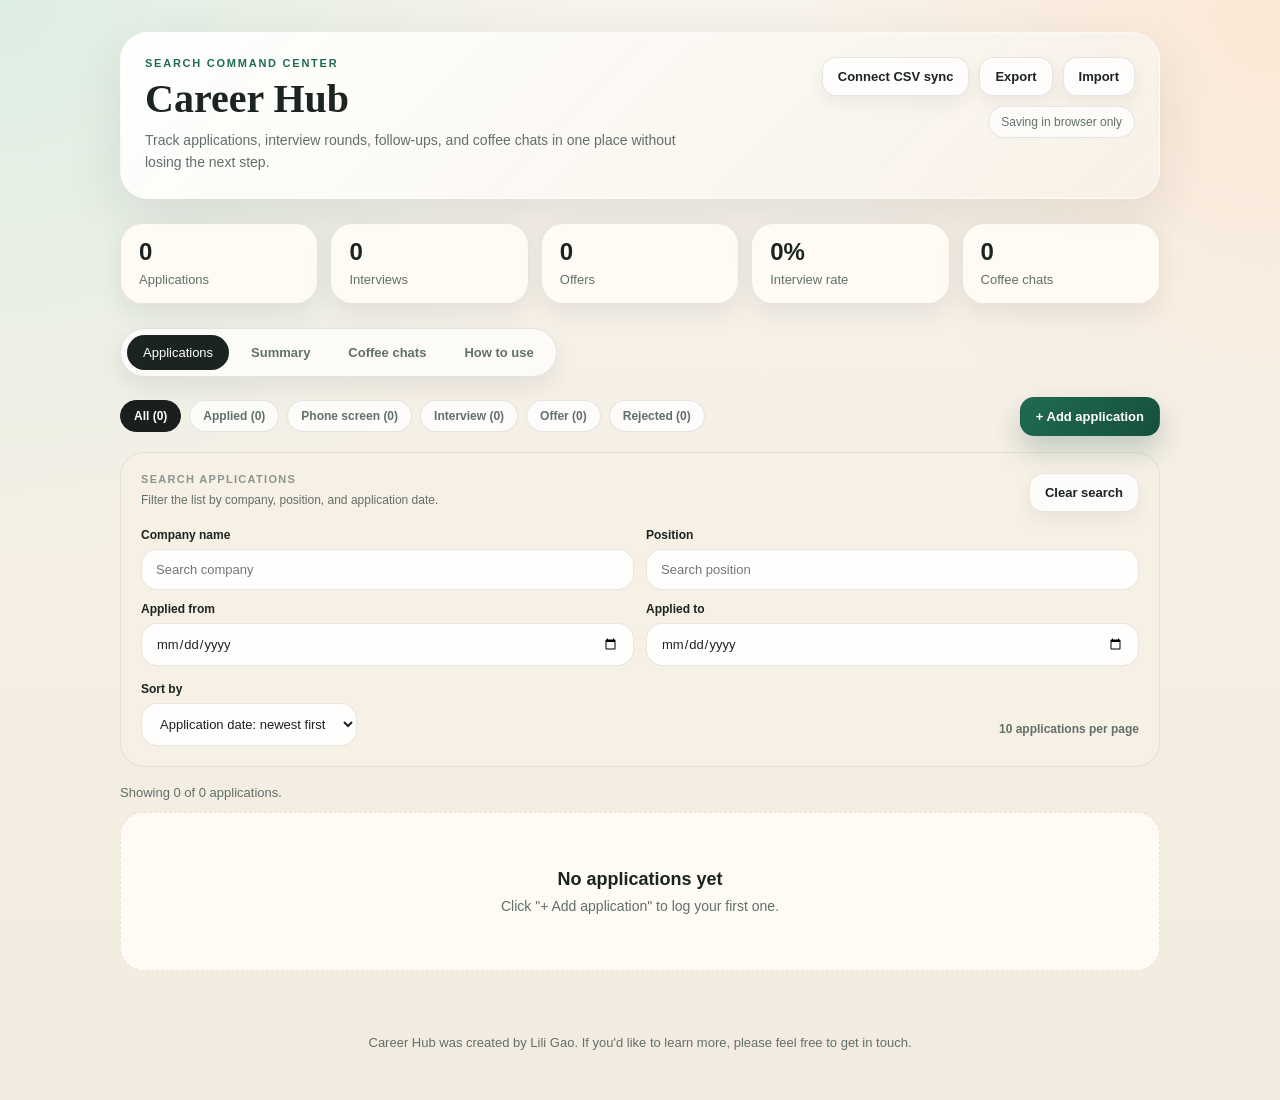
<file: index.html>
<!DOCTYPE html>
<html lang="en">
<head>
  <meta charset="UTF-8">
  <meta http-equiv="refresh" content="0; url=./job-tracker.html">
  <meta name="viewport" content="width=device-width, initial-scale=1.0">
  <title>Career Hub</title>
  <script>
    window.location.replace('./job-tracker.html');
  </script>
</head>
<body>
  <p>Redirecting to <a href="./job-tracker.html">Career Hub</a>...</p>
</body>
</html>
</file>
<file: job-tracker.css>
﻿
*{box-sizing:border-box;margin:0;padding:0}
body{font-family:-apple-system,BlinkMacSystemFont,'Segoe UI',sans-serif;background:#f7f7f5;color:#1a1a1a;min-height:100vh}
.app{max-width:860px;margin:0 auto;padding:2rem 1.25rem}

/* Header */
.header{display:flex;align-items:center;justify-content:space-between;margin-bottom:2rem}
.header h1{font-size:18px;font-weight:600}
.header-right{display:flex;gap:8px;flex-wrap:wrap;justify-content:flex-end;align-items:center}
.sync-status{font-size:12px;padding:6px 10px;border-radius:999px;border:1px solid #e8e8e6;background:#fff;color:#666}
.sync-status.connected{background:#ecfdf5;border-color:#bbf7d0;color:#166534}
.sync-status.syncing{background:#fffbeb;border-color:#fde68a;color:#92400e}
.sync-status.error{background:#fef2f2;border-color:#fecaca;color:#991b1b}

/* Stats bar */
.stats{display:flex;gap:10px;margin-bottom:1.75rem;flex-wrap:wrap}
.stat{background:#fff;border:1px solid #e8e8e6;border-radius:10px;padding:.6rem 1.1rem;font-size:13px;color:#888}
.stat strong{font-size:18px;font-weight:600;color:#1a1a1a;display:block}

/* Filter row */
.filter-row{display:flex;gap:8px;margin-bottom:1.25rem;flex-wrap:wrap}
.filter-pill{font-size:12px;padding:5px 13px;border-radius:20px;border:1px solid #e8e8e6;background:#fff;color:#888;cursor:pointer}
.filter-pill.active{background:#1a1a1a;color:#fff;border-color:#1a1a1a}

/* Application list */
.app-list{display:flex;flex-direction:column;gap:8px}
.app-row{background:#fff;border:1px solid #e8e8e6;border-radius:12px;padding:1rem 1.25rem;display:flex;align-items:center;gap:14px;cursor:pointer;transition:border-color .15s}
.app-row:hover{border-color:#ccc}
.app-row-left{flex:1;min-width:0}
.app-row-company{font-size:14px;font-weight:600;margin-bottom:2px}
.app-row-role{font-size:13px;color:#666}
.app-row-meta{font-size:11px;color:#aaa;margin-top:4px;display:flex;gap:10px;flex-wrap:wrap}
.app-row-right{display:flex;align-items:center;gap:10px;flex-shrink:0}
.status-badge{font-size:11px;padding:3px 10px;border-radius:20px;font-weight:500;white-space:nowrap}
.rounds-mini{font-size:11px;color:#aaa}
.chevron{color:#ccc;font-size:14px}
.empty-state{text-align:center;padding:4rem 2rem;color:#aaa;font-size:14px}
.empty-state strong{display:block;font-size:16px;color:#888;margin-bottom:.5rem}

/* Buttons */
.btn{font-size:13px;padding:7px 15px;border-radius:8px;border:1px solid #e8e8e6;background:#fff;color:#1a1a1a;cursor:pointer}
.btn:hover{background:#f5f5f3}
.btn-primary{background:#1a1a1a;color:#fff;border-color:transparent}
.btn-primary:hover{background:#333}
.btn-danger{color:#dc2626;border:none;background:none;font-size:13px;cursor:pointer;padding:0}
.btn-danger:hover{text-decoration:underline}
.btn-sm{font-size:12px;padding:5px 11px}

/* Modal overlay */
.overlay{display:none;position:fixed;inset:0;background:rgba(0,0,0,.35);z-index:100;align-items:center;justify-content:center;padding:1.5rem}
.overlay.open{display:flex}
.modal{background:#fff;border-radius:16px;width:100%;max-width:520px;max-height:90vh;overflow-y:auto;box-shadow:0 8px 40px rgba(0,0,0,.12)}

/* Modal header */
.modal-header{padding:1.5rem 1.5rem 0;border-bottom:1px solid #f0f0ee;padding-bottom:1rem;position:sticky;top:0;background:#fff;z-index:10}
.modal-company{font-size:18px;font-weight:600;margin-bottom:2px}
.modal-role{font-size:14px;color:#666;margin-bottom:.75rem}

/* Status selector â€” big clickable pills */
.status-row{display:flex;gap:6px;flex-wrap:wrap;margin-bottom:0}
.status-opt{font-size:12px;padding:5px 12px;border-radius:20px;border:1.5px solid #e8e8e6;background:#fff;cursor:pointer;font-weight:500;color:#888;transition:all .12s}
.status-opt.active{border-color:transparent}
.status-opt[data-s="Applied"].active{background:#dbeafe;color:#1e40af;border-color:#93c5fd}
.status-opt[data-s="Phone screen"].active{background:#fef3c7;color:#92400e;border-color:#fcd34d}
.status-opt[data-s="Interview"].active{background:#ede9fe;color:#5b21b6;border-color:#c4b5fd}
.status-opt[data-s="Offer"].active{background:#dcfce7;color:#166534;border-color:#86efac}
.status-opt[data-s="Rejected"].active{background:#fee2e2;color:#991b1b;border-color:#fca5a5}

/* Modal body */
.modal-body{padding:1.25rem 1.5rem}
.section-label{font-size:11px;font-weight:600;text-transform:uppercase;letter-spacing:.05em;color:#aaa;margin-bottom:.6rem;margin-top:1.25rem}
.section-label:first-child{margin-top:0}

/* Rounds timeline */
.rounds-list{display:flex;flex-direction:column;gap:6px;margin-bottom:.5rem}
.round-item{display:flex;gap:10px;align-items:flex-start;padding:.65rem .85rem;border-radius:8px;background:#fafaf9;border:1px solid #f0f0ee}
.round-dot{width:8px;height:8px;border-radius:50%;background:#e8e8e6;margin-top:5px;flex-shrink:0}
.round-dot.pass{background:#16a34a}
.round-dot.fail{background:#dc2626}
.round-dot.pending{background:#d97706}
.round-info{flex:1;min-width:0}
.round-type{font-size:13px;font-weight:500}
.round-meta{font-size:11px;color:#aaa;margin-top:2px}
.round-outcome{font-size:11px;padding:2px 7px;border-radius:20px;font-weight:500;flex-shrink:0;margin-top:2px}
.outcome-pass{background:#dcfce7;color:#166534}
.outcome-fail{background:#fee2e2;color:#991b1b}
.outcome-pending{background:#fef3c7;color:#92400e}
.add-round-form{background:#fafaf9;border:1px dashed #e8e8e6;border-radius:8px;padding:.85rem}
.form-row{display:flex;gap:8px;flex-wrap:wrap;margin-bottom:8px}
.form-row:last-child{margin-bottom:0}
.form-row input,.form-row select{flex:1;min-width:120px;font-size:13px;padding:6px 10px;border:1px solid #e8e8e6;border-radius:7px;background:#fff;color:#1a1a1a;outline:none}
.form-row input:focus,.form-row select:focus{border-color:#aaa}

/* Notes */
.notes-field{width:100%;font-size:13px;padding:8px 11px;border:1px solid #e8e8e6;border-radius:8px;background:#fff;color:#1a1a1a;resize:vertical;min-height:72px;outline:none;font-family:inherit}
.notes-field:focus{border-color:#aaa}
.inline-field{width:100%;font-size:13px;padding:7px 11px;border:1px solid #e8e8e6;border-radius:8px;background:#fff;color:#1a1a1a;outline:none;font-family:inherit}
.inline-field:focus{border-color:#aaa}

/* Docs row */
.docs-row{display:flex;gap:8px;flex-direction:column}
.doc-entry{display:flex;gap:6px;align-items:center}
.doc-entry input{flex:1;font-size:12px;padding:6px 10px;border:1px solid #e8e8e6;border-radius:7px;background:#fff;color:#1a1a1a;outline:none}
.doc-entry input:focus{border-color:#aaa}
.doc-label{font-size:11px;color:#888;width:80px;flex-shrink:0}

/* Coffee chats */
.cc-list{display:flex;flex-direction:column;gap:8px}
.cc-card{background:#fff;border:1px solid #e8e8e6;border-radius:12px;padding:1rem 1.25rem;cursor:pointer;transition:border-color .15s}
.cc-card:hover{border-color:#ccc}
.cc-card-top{display:flex;gap:12px;align-items:flex-start;justify-content:space-between}
.cc-avatar{width:36px;height:36px;border-radius:50%;background:#E1F5EE;display:flex;align-items:center;justify-content:center;font-size:13px;font-weight:600;color:#085041;flex-shrink:0}
.cc-info{flex:1}
.cc-name{font-size:14px;font-weight:600}
.cc-sub{font-size:12px;color:#666}
.cc-date{font-size:11px;color:#aaa}
.cc-summary{font-size:12px;color:#555;margin-top:.5rem;line-height:1.55;display:-webkit-box;-webkit-line-clamp:2;-webkit-box-orient:vertical;overflow:hidden}
.cc-footer{display:flex;gap:8px;margin-top:.6rem;flex-wrap:wrap;align-items:center}
.cc-tag{font-size:10px;padding:2px 7px;border-radius:20px;background:#f1f0e8;color:#666;font-weight:500}
.cc-followup{font-size:11px;font-weight:500}

/* Modal footer */
.modal-footer{padding:1rem 1.5rem;border-top:1px solid #f0f0ee;display:flex;justify-content:space-between;align-items:center;position:sticky;bottom:0;background:#fff}

/* Tab switcher */
.view-tabs{display:flex;gap:2px;border-bottom:1px solid #e8e8e6;margin-bottom:1.5rem}
.view-tab{font-size:13px;padding:7px 14px;cursor:pointer;border-bottom:2px solid transparent;color:#888;background:none;border-top:none;border-left:none;border-right:none}
.view-tab.active{border-bottom-color:#1a1a1a;color:#1a1a1a;font-weight:500}

/* Reminder dot on list */
.rem-dot{display:inline-block;width:6px;height:6px;border-radius:50%;margin-right:3px;vertical-align:middle}

@media(max-width:600px){
  .app-row{flex-wrap:wrap}
  .app-row-right{width:100%;justify-content:space-between}
  .stats{gap:6px}
}
/* 2026 refresh */
:root{
  --bg:#f5efe4;
  --surface:rgba(255,252,246,.92);
  --surface-strong:#fffdf8;
  --surface-soft:#f7f0e5;
  --ink:#1b2421;
  --muted:#62706b;
  --muted-soft:#8b9590;
  --border:rgba(27,36,33,.11);
  --border-strong:rgba(27,36,33,.18);
  --accent:#1f6b53;
  --accent-strong:#164f3e;
  --danger:#b64747;
  --shadow:0 18px 55px rgba(31,42,38,.10);
  --shadow-soft:0 10px 24px rgba(31,42,38,.08);
}
body{
  font-family:'Avenir Next','Segoe UI',sans-serif;
  background:
    radial-gradient(circle at top left, rgba(220,238,227,.95), transparent 34%),
    radial-gradient(circle at top right, rgba(255,226,201,.62), transparent 28%),
    linear-gradient(180deg,#f8f3eb 0%,#f2ebdf 100%);
  color:var(--ink);
}
button,input,select,textarea{font:inherit}
button:focus-visible,input:focus-visible,select:focus-visible,textarea:focus-visible{
  outline:2px solid rgba(31,107,83,.24);
  outline-offset:2px;
}
.app{max-width:1080px;padding:32px 20px 40px}
.header{
  align-items:flex-start;
  gap:20px;
  margin-bottom:24px;
  padding:24px;
  border:1px solid rgba(255,255,255,.55);
  border-radius:28px;
  background:linear-gradient(135deg, rgba(255,255,255,.96), rgba(247,241,231,.92));
  box-shadow:var(--shadow);
}
.hero-copy{flex:1;min-width:240px}
.hero-kicker{
  font-size:11px;
  font-weight:700;
  letter-spacing:.16em;
  text-transform:uppercase;
  color:var(--accent);
  margin-bottom:10px;
}
.header h1{
  font-family:'Iowan Old Style','Palatino Linotype',serif;
  font-size:40px;
  line-height:1;
  font-weight:700;
  margin-bottom:10px;
}
.hero-copy p{max-width:560px;font-size:14px;line-height:1.6;color:var(--muted)}
.header-right{
  gap:10px;
  align-items:flex-start;
  max-width:430px;
}
.sync-status{
  padding:8px 12px;
  border:1px solid var(--border);
  background:rgba(255,255,255,.78);
  color:var(--muted);
  box-shadow:inset 0 1px 0 rgba(255,255,255,.7);
}
.sync-status.off{background:rgba(255,255,255,.72)}
.btn{
  font-weight:600;
  padding:11px 15px;
  border-radius:14px;
  border-color:var(--border);
  background:rgba(255,255,255,.8);
  color:var(--ink);
  transition:transform .16s ease,border-color .16s ease,background .16s ease,box-shadow .16s ease;
  box-shadow:0 8px 18px rgba(31,42,38,.06);
}
.btn:hover{
  transform:translateY(-1px);
  border-color:var(--border-strong);
  background:#fff;
}
.btn-primary{
  background:linear-gradient(135deg,var(--accent),var(--accent-strong));
  color:#fff;
  border-color:transparent;
  box-shadow:0 14px 28px rgba(22,79,62,.24);
}
.btn-primary:hover{background:linear-gradient(135deg,#23755a,#1a5a46)}
.btn-danger{
  color:var(--danger);
  box-shadow:none;
}
.btn-danger:hover{background:none;transform:none}
.btn-sm{padding:9px 12px}
.stats{
  display:grid;
  grid-template-columns:repeat(5,minmax(0,1fr));
  gap:12px;
  margin-bottom:24px;
}
.stat{
  background:var(--surface);
  border:1px solid var(--border);
  border-radius:22px;
  padding:16px 18px;
  color:var(--muted);
  box-shadow:var(--shadow-soft);
}
.stat strong{font-size:24px;line-height:1;font-weight:700;color:var(--ink);margin-bottom:8px}
.view-tabs{
  display:inline-flex;
  gap:6px;
  padding:6px;
  border:1px solid var(--border);
  border-radius:999px;
  background:rgba(255,255,255,.72);
  margin-bottom:20px;
  box-shadow:var(--shadow-soft);
}
.view-tab{
  font-weight:600;
  padding:10px 16px;
  border:none;
  border-radius:999px;
  color:var(--muted);
  transition:background .16s ease,color .16s ease,transform .16s ease;
}
.view-tab.active{
  background:var(--ink);
  color:#fff;
  border-bottom-color:transparent;
}
.view-tab:hover{transform:translateY(-1px)}
.toolbar{
  display:flex;
  justify-content:space-between;
  align-items:center;
  gap:16px;
  margin-bottom:16px;
}
.toolbar-end{justify-content:flex-end}
.search-card{margin-bottom:16px}
.jobs-dashboard{
  display:grid;
  grid-template-columns:minmax(0,1.1fr) minmax(320px,.9fr);
  gap:16px;
  margin-bottom:16px;
}
.search-card,.analytics-card{height:100%}
.summary-shell{
  display:grid;
  gap:16px;
}
.summary-panel{
  min-height:100%;
}
.guide-grid{
  display:grid;
  grid-template-columns:repeat(2,minmax(0,1fr));
  gap:16px;
}
.guide-card{height:100%}
.guide-copy{
  font-size:13px;
  line-height:1.65;
  color:var(--muted);
  margin-bottom:14px;
}
.guide-steps{
  display:grid;
  gap:10px;
}
.guide-step{
  font-size:13px;
  line-height:1.6;
  color:var(--ink);
}
.guide-step strong{
  color:var(--accent-strong);
  margin-right:4px;
}
.guide-path{
  display:block;
  margin-bottom:14px;
  padding:12px 14px;
  border-radius:16px;
  border:1px solid rgba(27,36,33,.10);
  background:rgba(255,255,255,.82);
  color:var(--ink);
  font-size:12px;
  font-weight:700;
  line-height:1.5;
  word-break:break-word;
}
.summary-note{
  font-size:13px;
  line-height:1.6;
  color:var(--muted);
  margin-bottom:16px;
}
.search-grid{
  display:grid;
  grid-template-columns:repeat(2,minmax(0,1fr));
  gap:12px;
}
.list-controls{
  display:flex;
  align-items:flex-end;
  justify-content:space-between;
  gap:16px;
  margin-top:16px;
}
.sort-field{
  min-width:280px;
  max-width:360px;
}
.list-control-note{
  font-size:12px;
  font-weight:600;
  color:var(--muted);
  padding-bottom:10px;
}
.chart-period-field{min-width:180px}
.chart-summary{
  display:flex;
  flex-wrap:wrap;
  gap:12px;
  margin-bottom:16px;
}
.chart-summary-pill{
  display:inline-flex;
  align-items:center;
  gap:8px;
  padding:8px 12px;
  border-radius:999px;
  background:rgba(255,255,255,.74);
  border:1px solid rgba(27,36,33,.08);
  color:var(--muted);
  font-size:12px;
  font-weight:600;
}
.summary-dot{
  width:9px;
  height:9px;
  border-radius:50%;
  flex-shrink:0;
}
.pipeline-chart{
  width:100%;
}
.pipeline-empty{
  padding:20px;
  border-radius:18px;
  border:1px dashed var(--border);
  background:rgba(255,255,255,.66);
  color:var(--muted);
  font-size:13px;
  text-align:center;
}
.pipeline-tree{
  width:100%;
  background:rgba(255,255,255,.58);
  border:1px solid rgba(27,36,33,.08);
  border-radius:24px;
  padding:10px;
  overflow:auto;
}
.pipeline-tree-svg{
  display:block;
  width:100%;
  min-width:840px;
  height:auto;
}
.tree-link{
  fill:none;
  stroke:#b7c4be;
  stroke-width:4;
  stroke-linecap:round;
  stroke-linejoin:round;
}
.tree-node-card{
  fill:#fffdf8;
  stroke:rgba(27,36,33,.10);
  stroke-width:1.5;
}
.tree-node-card.root{fill:#eef7fc;stroke:#8fc0e8}
.tree-node-card.first{fill:#fff4dc;stroke:#f1c25d}
.tree-node-card.second{fill:#f2ecff;stroke:#aea0f8}
.tree-node-card.offer{fill:#e8f8ef;stroke:#66c193}
.tree-node-card.dropoff{fill:#f7f2ea;stroke:#d7cab9}
.tree-node-label{
  fill:var(--ink);
  font-size:14px;
  font-weight:700;
}
.tree-node-count{
  fill:var(--ink);
  font-size:28px;
  font-weight:700;
}
.tree-node-meta{
  fill:var(--muted);
  font-size:12px;
  font-weight:600;
}
.list-summary{
  margin-bottom:12px;
  font-size:13px;
  color:var(--muted);
}
.list-pagination{
  display:flex;
  align-items:center;
  justify-content:space-between;
  gap:14px;
  margin-top:16px;
  flex-wrap:wrap;
}
.pagination-meta{
  font-size:12px;
  font-weight:600;
  color:var(--muted);
}
.pagination-actions{
  display:flex;
  align-items:center;
  gap:8px;
  flex-wrap:wrap;
}
.page-btn{
  min-width:40px;
  padding:9px 12px;
  border-radius:999px;
  border:1px solid var(--border);
  background:rgba(255,255,255,.8);
  color:var(--ink);
  font-size:12px;
  font-weight:700;
  cursor:pointer;
  transition:background .16s ease,border-color .16s ease,transform .16s ease;
}
.page-btn:hover:not(:disabled){
  transform:translateY(-1px);
  border-color:var(--border-strong);
  background:#fff;
}
.page-btn.active{
  background:var(--ink);
  color:#fff;
  border-color:var(--ink);
}
.page-btn:disabled{
  opacity:.45;
  cursor:not-allowed;
}
.page-ellipsis{
  color:var(--muted-soft);
  font-size:14px;
  padding:0 2px;
}
.site-footer{
  margin-top:28px;
  padding:18px 20px 6px;
  text-align:center;
  color:var(--muted);
  font-size:13px;
  line-height:1.6;
}
.site-footer p{
  max-width:640px;
  margin:0 auto;
}
.filter-row{margin-bottom:0}
.filter-pill{
  font-weight:600;
  padding:8px 13px;
  border-radius:999px;
  border-color:var(--border);
  background:rgba(255,255,255,.78);
  color:var(--muted);
  transition:all .16s ease;
}
.filter-pill.active{background:#1a1f1d;border-color:#1a1f1d}
.app-list,.cc-list{gap:12px}
.app-row,.cc-card{
  background:var(--surface);
  border-color:var(--border);
  border-radius:24px;
  padding:18px 20px;
  box-shadow:var(--shadow-soft);
  transition:transform .18s ease,border-color .18s ease,box-shadow .18s ease;
}
.app-row:hover,.cc-card:hover{
  transform:translateY(-2px);
  border-color:rgba(31,107,83,.28);
  box-shadow:0 18px 34px rgba(22,79,62,.12);
}
.app-row-company,.cc-name{font-size:16px;font-weight:700}
.app-row-role{font-size:14px;color:var(--muted);margin-top:4px}
.app-row-meta{font-size:12px;color:var(--muted-soft);margin-top:10px;gap:12px}
.status-badge{padding:5px 11px;border-radius:999px;font-weight:700}
.chevron{font-size:18px;color:var(--muted-soft)}
.empty-state{
  padding:56px 28px;
  color:var(--muted);
  background:var(--surface);
  border:1px dashed var(--border);
  border-radius:24px;
}
.empty-state strong{font-size:18px;color:var(--ink);margin-bottom:8px}
.overlay{
  background:rgba(27,36,33,.45);
  backdrop-filter:blur(10px);
  padding:24px;
}
.modal{
  background:var(--surface-strong);
  border-radius:30px;
  max-width:760px;
  max-height:92vh;
  box-shadow:0 32px 80px rgba(19,26,24,.26);
  border:1px solid rgba(255,255,255,.55);
}
.modal-header{
  padding:24px 24px 20px;
  border-bottom:1px solid rgba(27,36,33,.08);
  background:linear-gradient(180deg, rgba(255,253,248,.98), rgba(255,253,248,.94));
  backdrop-filter:blur(10px);
}
.modal-eyebrow{
  font-size:11px;
  font-weight:700;
  letter-spacing:.14em;
  text-transform:uppercase;
  color:var(--accent);
  margin-bottom:10px;
}
.modal-title{
  font-family:'Iowan Old Style','Palatino Linotype',serif;
  font-size:30px;
  line-height:1.05;
  font-weight:700;
  margin-bottom:8px;
}
.modal-subtitle{font-size:13px;line-height:1.5;color:var(--muted);max-width:520px}
.modal-hero-fields{
  display:grid;
  grid-template-columns:repeat(2,minmax(0,1fr));
  gap:12px;
  margin-top:18px;
}
.status-stack{display:flex;flex-direction:column;gap:8px;margin-top:18px}
.status-row{gap:8px}
.status-opt{
  padding:8px 14px;
  border-radius:999px;
  border-color:var(--border);
  background:rgba(255,255,255,.78);
  font-weight:700;
  color:var(--muted);
}
.modal-body{padding:24px}
.section-card{
  background:var(--surface-soft);
  border:1px solid rgba(27,36,33,.08);
  border-radius:24px;
  padding:20px;
  margin-bottom:18px;
}
.section-card:last-child{margin-bottom:0}
.section-title-row{
  display:flex;
  justify-content:space-between;
  align-items:flex-start;
  gap:16px;
  margin-bottom:16px;
}
.section-label{
  font-size:11px;
  font-weight:700;
  text-transform:uppercase;
  letter-spacing:.12em;
  color:var(--muted-soft);
  margin:0 0 6px;
}
.section-copy,.helper-text{
  font-size:12px;
  line-height:1.55;
  color:var(--muted);
}
.field-grid{
  display:grid;
  grid-template-columns:repeat(3,minmax(0,1fr));
  gap:12px;
}
.field{
  display:flex;
  flex-direction:column;
  gap:7px;
  min-width:0;
}
.field-span-2{grid-column:span 2}
.field-span-3{grid-column:1 / -1}
.field-label{font-size:12px;font-weight:700;color:var(--ink)}
.inline-field,.notes-field,.field input,.field select,.field textarea,.doc-entry input,.form-row input,.form-row select{
  padding:12px 14px;
  border:1px solid var(--border);
  border-radius:16px;
  background:rgba(255,255,255,.92);
  color:var(--ink);
  transition:border-color .16s ease,box-shadow .16s ease,transform .16s ease;
}
.inline-field:focus,.notes-field:focus,.field input:focus,.field select:focus,.field textarea:focus,.doc-entry input:focus,.form-row input:focus,.form-row select:focus{
  border-color:rgba(31,107,83,.38);
  box-shadow:0 0 0 4px rgba(31,107,83,.08);
}
.notes-field{min-height:110px}
.rounds-list{gap:10px;margin-bottom:14px}
.round-empty{
  padding:18px;
  border:1px dashed var(--border);
  border-radius:18px;
  background:rgba(255,255,255,.66);
  font-size:13px;
  color:var(--muted);
  text-align:center;
}
.round-item{
  gap:12px;
  padding:14px 16px;
  border-radius:18px;
  background:rgba(255,255,255,.86);
  border:1px solid var(--border);
}
.round-dot{width:10px;height:10px;background:#d6ddd8;margin-top:8px}
.round-info{flex:1;min-width:0}
.round-item-top{display:flex;justify-content:space-between;align-items:flex-start;gap:12px}
.round-step{
  font-size:10px;
  font-weight:700;
  letter-spacing:.12em;
  text-transform:uppercase;
  color:var(--muted-soft);
  margin-bottom:4px;
}
.round-type{font-size:15px;font-weight:700}
.round-meta{font-size:12px;color:var(--muted);margin-top:6px;line-height:1.5}
.round-outcome{padding:5px 9px;border-radius:999px;font-weight:700}
.icon-btn{
  border:none;
  background:none;
  color:var(--muted-soft);
  cursor:pointer;
  font-size:24px;
  line-height:1;
  padding:0 2px;
  box-shadow:none;
}
.icon-btn:hover{color:var(--danger);transform:none}
.add-round-form{
  background:rgba(255,255,255,.68);
  border:1px dashed rgba(31,107,83,.24);
  border-radius:20px;
  padding:18px;
}
.preset-row{display:flex;gap:8px;flex-wrap:wrap;margin:10px 0 16px}
.preset-chip{
  border:1px solid rgba(31,107,83,.18);
  background:rgba(223,240,232,.72);
  color:var(--accent-strong);
  border-radius:999px;
  padding:7px 12px;
  font-size:12px;
  font-weight:700;
  cursor:pointer;
  transition:transform .16s ease,background .16s ease,border-color .16s ease;
}
.preset-chip:hover{
  transform:translateY(-1px);
  background:#ecf9f1;
  border-color:rgba(31,107,83,.3);
}
.draft-row{
  display:flex;
  align-items:center;
  justify-content:space-between;
  gap:12px;
  margin-top:14px;
}
.round-action-buttons{
  display:flex;
  gap:8px;
  align-items:center;
}
.round-item-actions{
  display:flex;
  gap:8px;
  align-items:center;
}
.ghost-link{
  border:none;
  background:none;
  color:var(--accent);
  cursor:pointer;
  font-size:12px;
  font-weight:700;
  padding:0;
}
.ghost-link:hover{text-decoration:underline}
.cc-card{align-items:flex-start}
.cc-card-top{width:100%}
.cc-avatar{
  width:40px;
  height:40px;
  background:#dff0e8;
  font-weight:700;
}
.cc-sub{font-size:13px;color:var(--muted);margin-top:4px}
.cc-date{font-size:12px;color:var(--muted-soft)}
.cc-summary{font-size:13px;color:#4a5551;margin-top:10px}
.cc-footer{margin-top:12px}
.cc-tag{
  padding:4px 8px;
  border-radius:999px;
  background:#eee7d8;
  color:#5d665f;
  font-weight:700;
}
.cc-followup{font-weight:700}
.modal-footer{
  padding:18px 24px;
  border-top:1px solid rgba(27,36,33,.08);
  background:rgba(255,253,248,.96);
  backdrop-filter:blur(10px);
}
.rem-dot{width:8px;height:8px;margin-right:5px}
@media(max-width:900px){
  .stats{grid-template-columns:repeat(2,minmax(0,1fr))}
  .jobs-dashboard{grid-template-columns:1fr}
  .guide-grid{grid-template-columns:1fr}
  .field-grid{grid-template-columns:repeat(2,minmax(0,1fr))}
  .field-span-3{grid-column:1 / -1}
}
@media(max-width:680px){
  .app{padding:18px 14px 28px}
  .header{padding:20px;border-radius:24px;flex-direction:column}
  .header h1{font-size:34px}
  .header-right{max-width:none;justify-content:flex-start}
  .stats{grid-template-columns:1fr 1fr}
  .toolbar{flex-direction:column;align-items:stretch}
  .search-grid{grid-template-columns:1fr}
  .list-controls,.list-pagination{flex-direction:column;align-items:stretch}
  .sort-field{min-width:0;max-width:none}
  .list-control-note{padding-bottom:0}
  .pagination-actions{justify-content:flex-start}
  .view-tabs{display:flex}
  .view-tab{flex:1}
  .app-row{flex-wrap:wrap}
  .app-row-right{width:100%;justify-content:space-between}
  .overlay{padding:14px}
  .modal{max-height:100vh;border-radius:24px}
  .modal-header,.modal-body,.modal-footer{padding-left:18px;padding-right:18px}
  .modal-hero-fields,.field-grid{grid-template-columns:1fr}
  .field-span-2,.field-span-3{grid-column:auto}
  .draft-row,.modal-footer{flex-direction:column;align-items:stretch}
  .cc-card-top{flex-direction:column}
}
</file>
